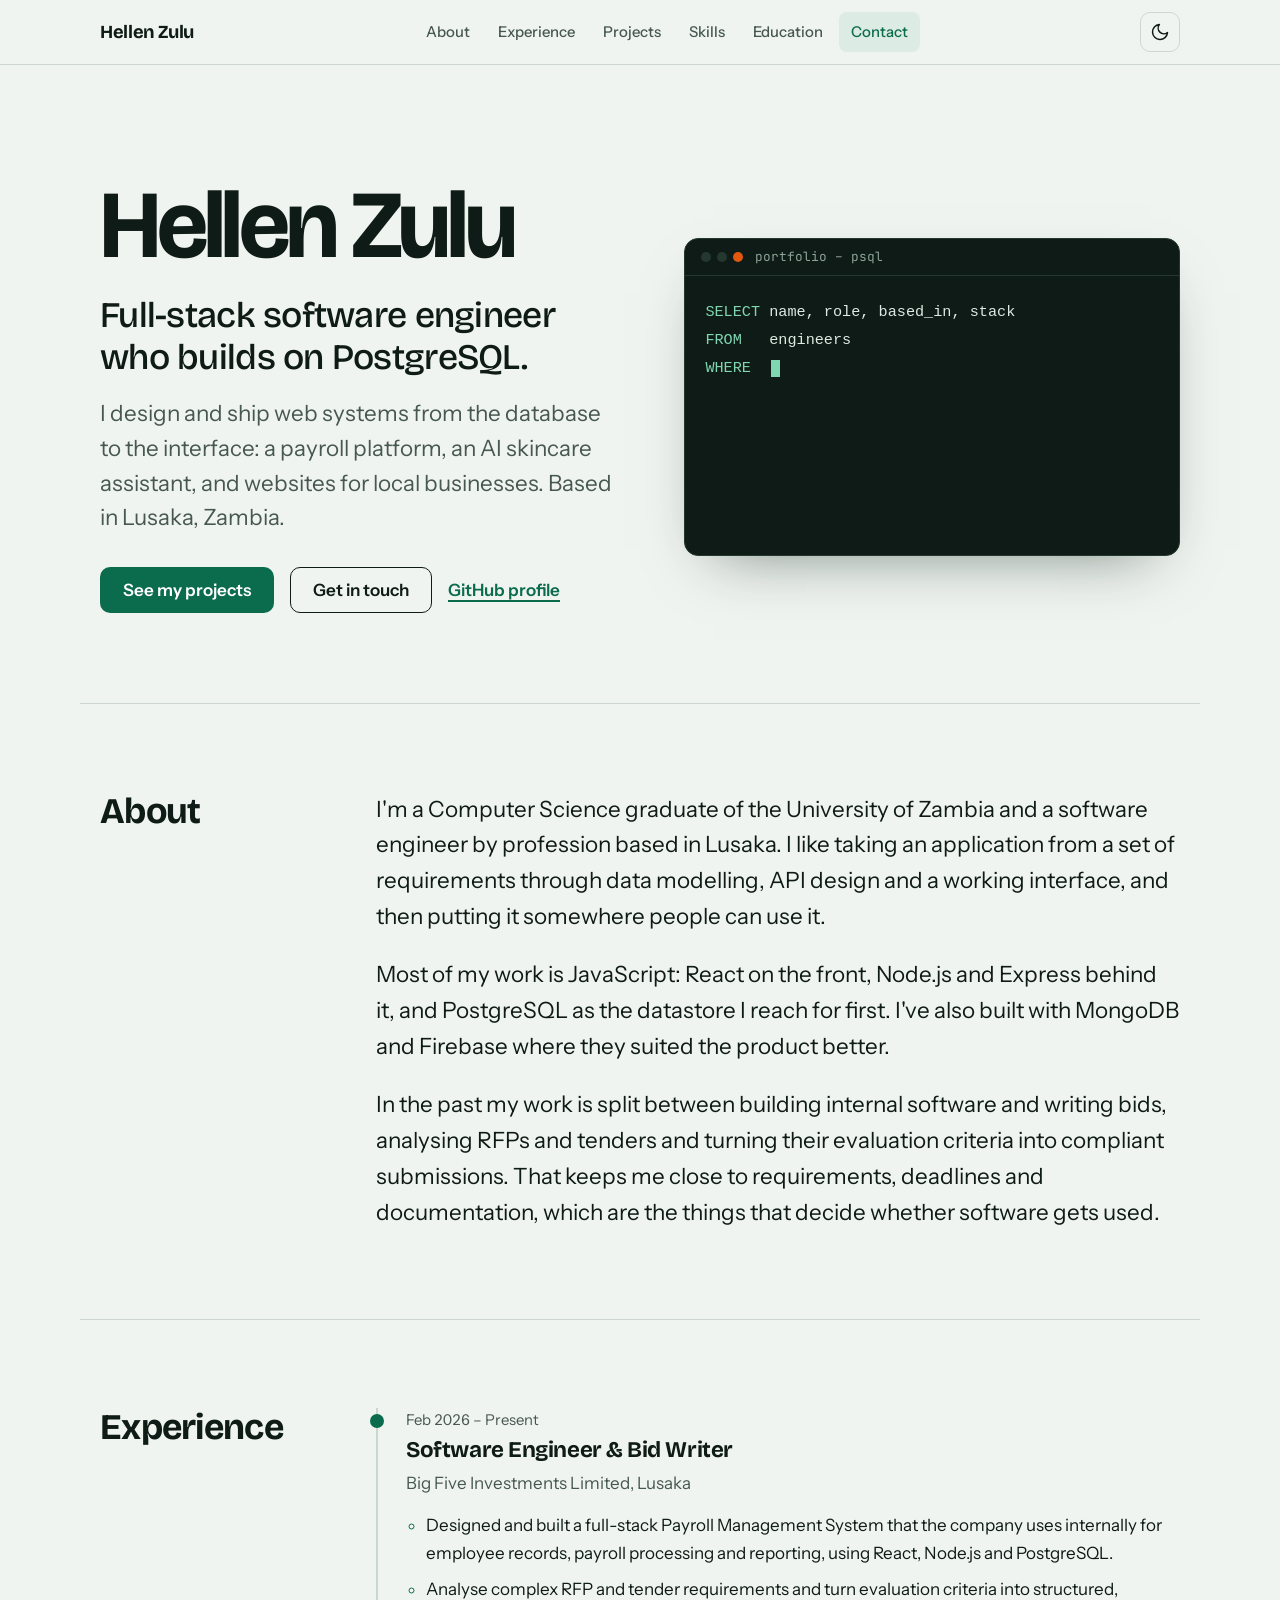
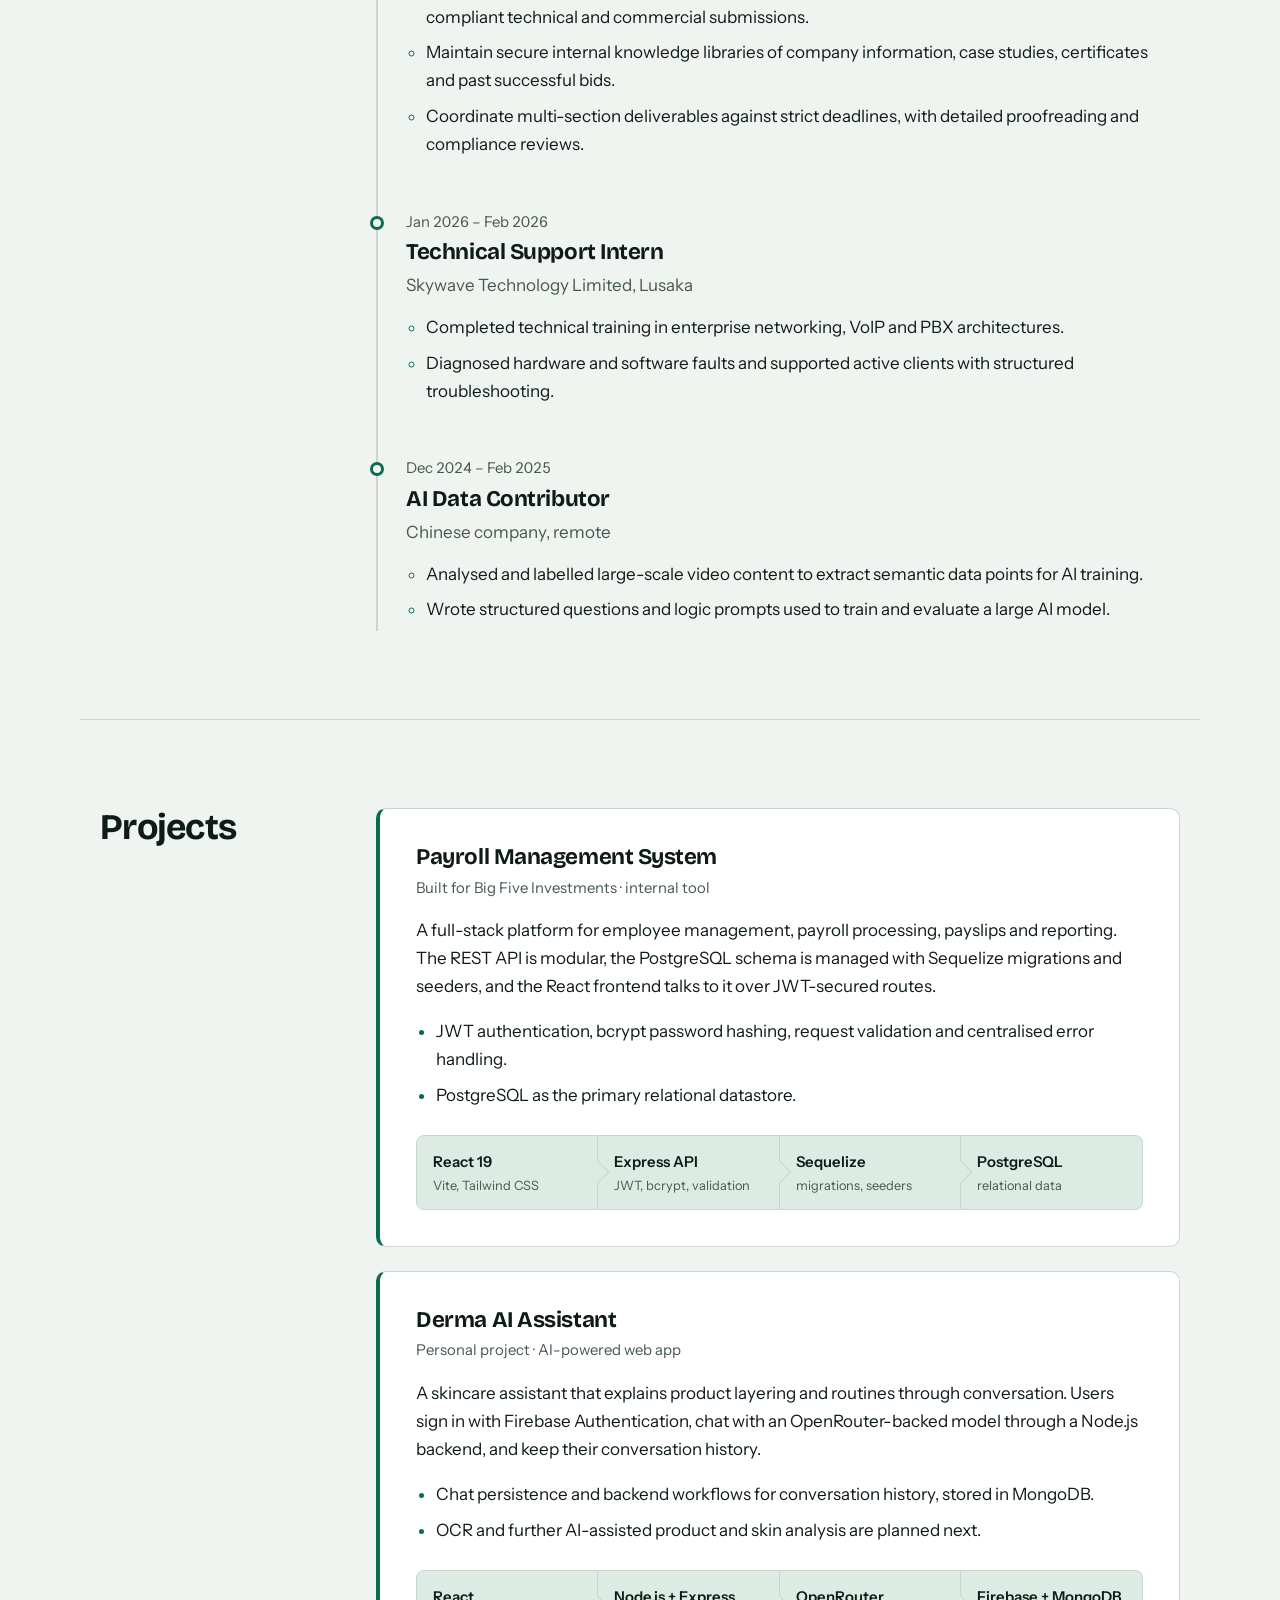
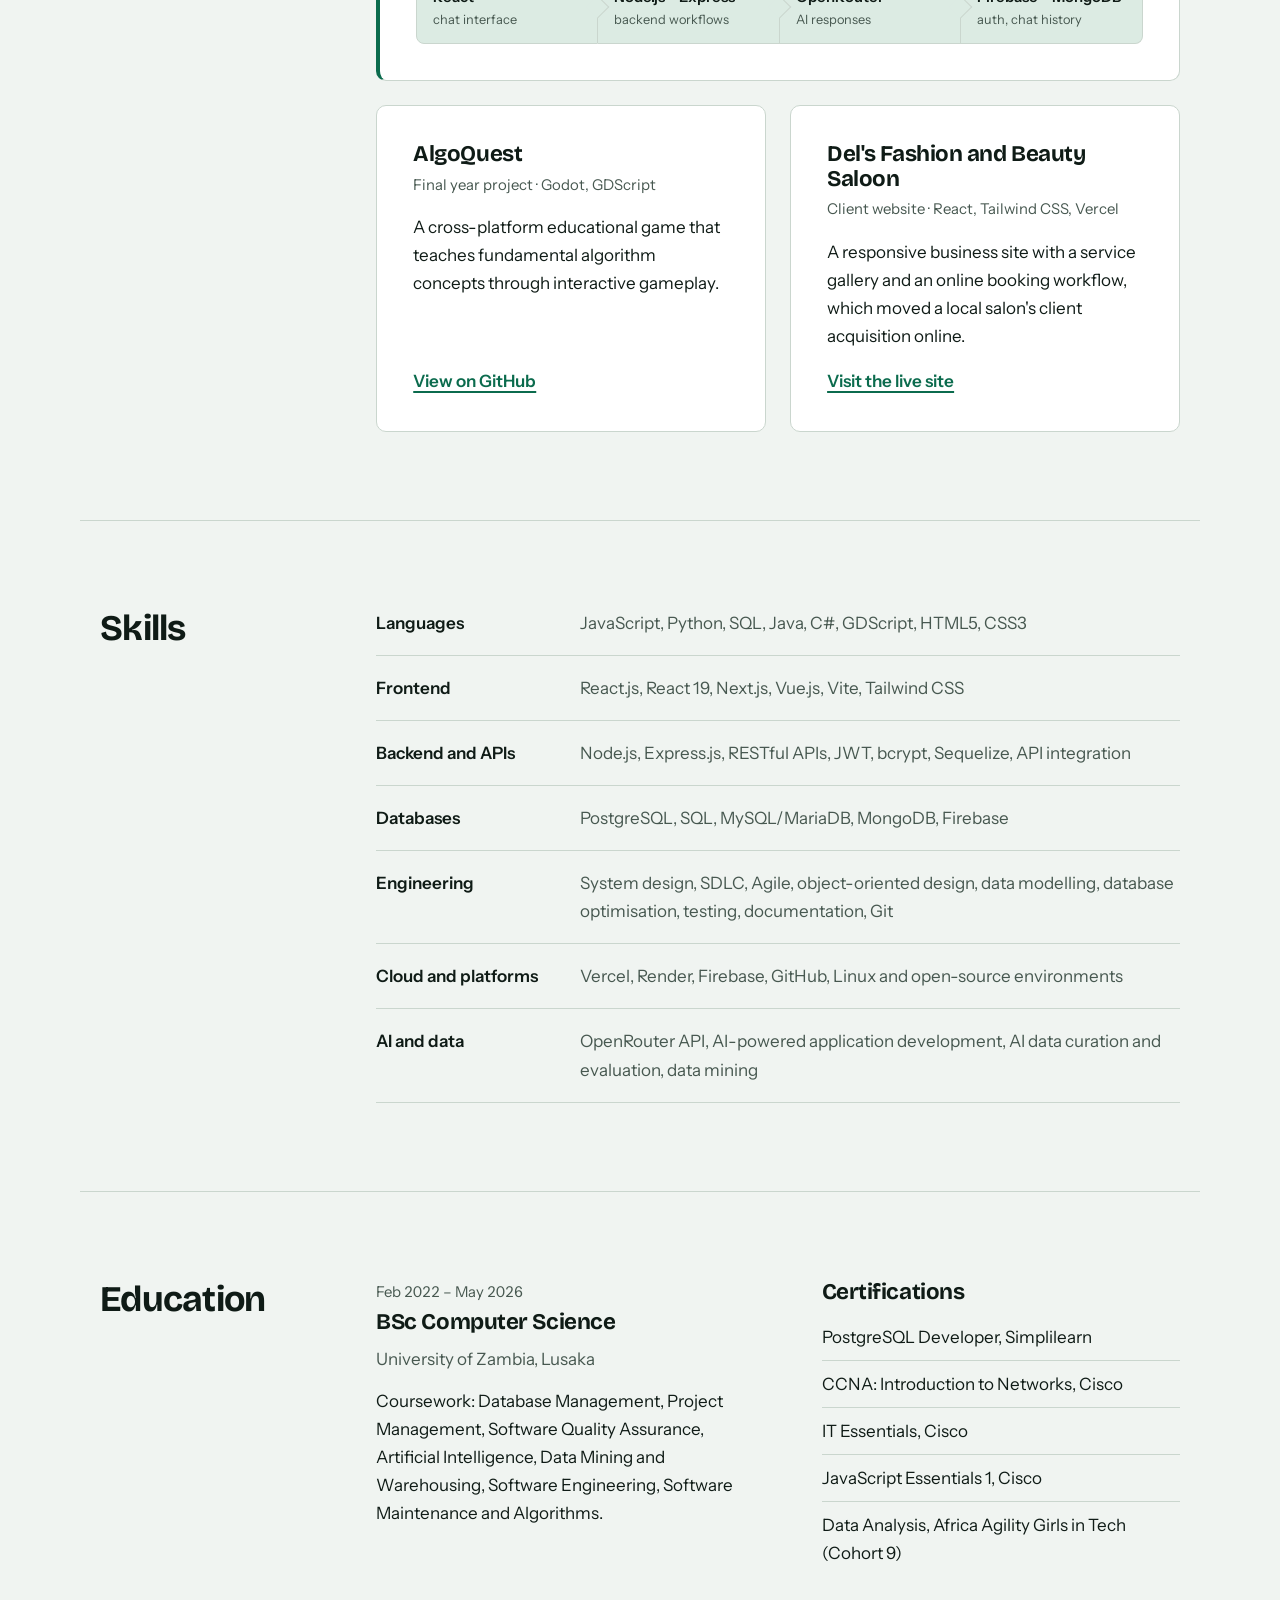
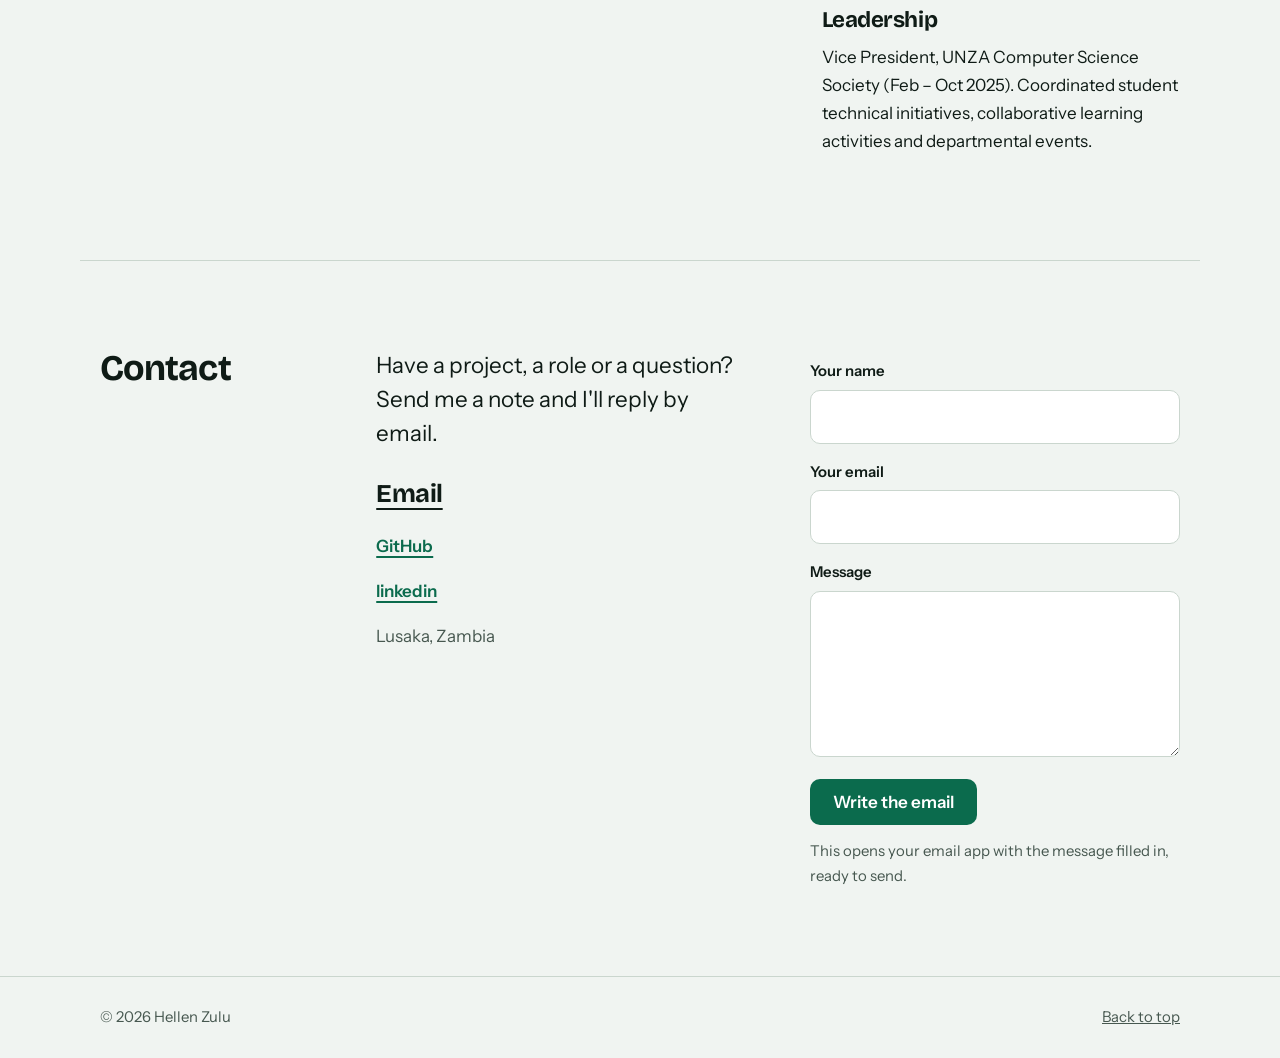
<file: index.html>
<!doctype html>
<html lang="en">
<head>
  <meta charset="utf-8">
  <meta name="viewport" content="width=device-width, initial-scale=1">
  <title>Hellen Zulu – Full-stack Software Engineer</title>
  <meta name="description" content="Hellen Zulu is a full-stack software engineer in Lusaka, Zambia, building React, Node.js and PostgreSQL systems, from payroll platforms to AI assistants.">
  <meta name="author" content="Hellen Zulu">
  <meta name="theme-color" content="#0B6B4D">
  <meta property="og:type" content="website">
  <meta property="og:title" content="Hellen Zulu – Full-stack Software Engineer">
  <meta property="og:description" content="Full-stack engineer in Lusaka, Zambia. React, Node.js and PostgreSQL, from database to interface.">
  <meta name="twitter:card" content="summary">
  <link rel="icon" href="assets/favicon.svg" type="image/svg+xml">
  <link rel="preconnect" href="https://fonts.googleapis.com">
  <link rel="preconnect" href="https://fonts.gstatic.com" crossorigin>
  <link href="https://fonts.googleapis.com/css2?family=Bricolage+Grotesque:opsz,wght@12..96,500;12..96,700&family=Instrument+Sans:wght@400;500;600&family=JetBrains+Mono:wght@400;500&display=swap" rel="stylesheet">
  <link rel="stylesheet" href="css/styles.css">
  <script>
    /* Set the theme before first paint to avoid a flash. */
    (function () {
      try {
        var saved = localStorage.getItem("theme");
        if (saved === "dark" || saved === "light") document.documentElement.setAttribute("data-theme", saved);
      } catch (e) {}
    })();
  </script>
  <script type="application/ld+json">
  {
    "@context": "https://schema.org",
    "@type": "Person",
    "name": "Hellen Zulu",
    "jobTitle": "Software Engineer",
    "worksFor": { "@type": "Organization", "name": "Big Five Investments Limited" },
    "alumniOf": { "@type": "CollegeOrUniversity", "name": "University of Zambia" },
    "address": { "@type": "PostalAddress", "addressLocality": "Lusaka", "addressCountry": "ZM" },
    "email": "mailto:hellenzulu004@gmail.com",
    "sameAs": ["https://github.com/hellen004"],
    "knowsAbout": ["React", "Node.js", "Express", "PostgreSQL", "REST APIs", "System design"]
  }
  </script>
</head>
<body>
  <a class="skip" href="#main">Skip to content</a>

  <header class="site-header" id="top">
    <div class="wrap bar">
      <a class="brand" href="#top" aria-label="Hellen Zulu, back to top">Hellen Zulu</a>
      <nav class="nav" id="nav" aria-label="Main">
        <a href="#about">About</a>
        <a href="#experience">Experience</a>
        <a href="#projects">Projects</a>
        <a href="#skills">Skills</a>
        <a href="#education">Education</a>
        <a href="#contact">Contact</a>
      </nav>
      <div class="bar-actions">
        <button class="icon-btn" id="theme-toggle" type="button" aria-label="Switch to dark theme">
          <svg class="i-moon" viewBox="0 0 24 24" width="20" height="20" fill="none" stroke="currentColor" stroke-width="1.8" stroke-linecap="round" stroke-linejoin="round" aria-hidden="true"><path d="M21 12.8A9 9 0 1 1 11.2 3a7 7 0 0 0 9.8 9.8z"/></svg>
          <svg class="i-sun" viewBox="0 0 24 24" width="20" height="20" fill="none" stroke="currentColor" stroke-width="1.8" stroke-linecap="round" stroke-linejoin="round" aria-hidden="true"><circle cx="12" cy="12" r="4"/><path d="M12 2v2M12 20v2M4.9 4.9l1.4 1.4M17.7 17.7l1.4 1.4M2 12h2M20 12h2M4.9 19.1l1.4-1.4M17.7 6.3l1.4-1.4"/></svg>
        </button>
        <button class="icon-btn menu-btn" id="menu-toggle" type="button" aria-label="Open menu" aria-expanded="false" aria-controls="nav">
          <svg viewBox="0 0 24 24" width="22" height="22" fill="none" stroke="currentColor" stroke-width="1.8" stroke-linecap="round" aria-hidden="true"><path d="M4 7h16M4 12h16M4 17h16"/></svg>
        </button>
      </div>
    </div>
  </header>

  <main id="main">
    <!-- Hero -->
    <section class="hero wrap" aria-labelledby="hero-title">
      <div class="hero-copy">
        <h1 id="hero-title">Hellen Zulu</h1>
        <p class="hero-role">Full-stack software engineer who builds on PostgreSQL.</p>
        <p class="hero-lede">I design and ship web systems from the database to the interface: a payroll platform, an AI skincare assistant, and websites for local businesses. Based in Lusaka, Zambia.</p>
        <div class="hero-actions">
          <a class="btn btn-primary" href="#projects">See my projects</a>
          <a class="btn btn-ghost" href="#contact">Get in touch</a>
          <a class="text-link" href="https://github.com/hellen004" rel="noopener" target="_blank">GitHub profile</a>
        </div>
      </div>

      <figure class="query" aria-label="A SQL query that returns Hellen Zulu's details">
        <div class="query-top">
          <span class="dots" aria-hidden="true"><i></i><i></i><i></i></span>
          <span class="query-title">portfolio – psql</span>
        </div>
        <pre class="query-code"><code id="query-code"><span class="k">SELECT</span> name, role, based_in, stack
<span class="k">FROM</span>   engineers
<span class="k">WHERE</span>  name = <span class="s">'Hellen Zulu'</span>;</code></pre>
        <div class="query-result" id="query-result">
          <table>
            <thead><tr><th>name</th><th>role</th><th>based_in</th><th>stack</th></tr></thead>
            <tbody><tr><td>Hellen Zulu</td><td>Software Engineer</td><td>Lusaka, ZM</td><td>React, Node.js, PostgreSQL</td></tr></tbody>
          </table>
          <p class="rowcount">(1 row)</p>
        </div>
      </figure>
    </section>

    <!-- About -->
    <section class="section wrap" id="about" aria-labelledby="about-title">
      <h2 id="about-title">About</h2>
      <div class="section-body prose">
        <p>I'm a Computer Science graduate of the University of Zambia and a software engineer by profession based in Lusaka. I like taking an application from a set of requirements through data modelling, API design and a working interface, and then putting it somewhere people can use it.</p>
        <p>Most of my work is JavaScript: React on the front, Node.js and Express behind it, and PostgreSQL as the datastore I reach for first. I've also built with MongoDB and Firebase where they suited the product better.</p>
        <p>In the past my work is split between building internal software and writing bids, analysing RFPs and tenders and turning their evaluation criteria into compliant submissions. That keeps me close to requirements, deadlines and documentation, which are the things that decide whether software gets used.</p>
      </div>
    </section>

    <!-- Experience -->
    <section class="section wrap" id="experience" aria-labelledby="experience-title">
      <h2 id="experience-title">Experience</h2>
      <ol class="section-body timeline">
        <li>
          <div class="when">Feb 2026 – Present</div>
          <h3>Software Engineer &amp; Bid Writer</h3>
          <p class="where">Big Five Investments Limited, Lusaka</p>
          <ul>
            <li>Designed and built a full-stack Payroll Management System that the company uses internally for employee records, payroll processing and reporting, using React, Node.js and PostgreSQL.</li>
            <li>Analyse complex RFP and tender requirements and turn evaluation criteria into structured, compliant technical and commercial submissions.</li>
            <li>Maintain secure internal knowledge libraries of company information, case studies, certificates and past successful bids.</li>
            <li>Coordinate multi-section deliverables against strict deadlines, with detailed proofreading and compliance reviews.</li>
          </ul>
        </li>
        <li>
          <div class="when">Jan 2026 – Feb 2026</div>
          <h3>Technical Support Intern</h3>
          <p class="where">Skywave Technology Limited, Lusaka</p>
          <ul>
            <li>Completed technical training in enterprise networking, VoIP and PBX architectures.</li>
            <li>Diagnosed hardware and software faults and supported active clients with structured troubleshooting.</li>
          </ul>
        </li>
        <li>
          <div class="when">Dec 2024 – Feb 2025</div>
          <h3>AI Data Contributor</h3>
          <p class="where">Chinese company, remote</p>
          <ul>
            <li>Analysed and labelled large-scale video content to extract semantic data points for AI training.</li>
            <li>Wrote structured questions and logic prompts used to train and evaluate a large AI model.</li>
          </ul>
        </li>
      </ol>
    </section>

    <!-- Projects -->
    <section class="section wrap" id="projects" aria-labelledby="projects-title">
      <h2 id="projects-title">Projects</h2>
      <div class="section-body projects">

        <article class="project project-lead">
          <h3>Payroll Management System</h3>
          <p class="project-meta">Built for Big Five Investments · internal tool</p>
          <p>A full-stack platform for employee management, payroll processing, payslips and reporting. The REST API is modular, the PostgreSQL schema is managed with Sequelize migrations and seeders, and the React frontend talks to it over JWT-secured routes.</p>
          <ul>
            <li>JWT authentication, bcrypt password hashing, request validation and centralised error handling.</li>
            <li>PostgreSQL as the primary relational datastore.</li>
          </ul>
          <ol class="flow" aria-label="Architecture: React 19 with Vite and Tailwind, to Express REST API, to Sequelize, to PostgreSQL">
            <li><b>React 19</b><span>Vite, Tailwind CSS</span></li>
            <li><b>Express API</b><span>JWT, bcrypt, validation</span></li>
            <li><b>Sequelize</b><span>migrations, seeders</span></li>
            <li><b>PostgreSQL</b><span>relational data</span></li>
          </ol>
        </article>

        <article class="project project-lead">
          <h3>Derma AI Assistant</h3>
          <p class="project-meta">Personal project · AI-powered web app</p>
          <p>A skincare assistant that explains product layering and routines through conversation. Users sign in with Firebase Authentication, chat with an OpenRouter-backed model through a Node.js backend, and keep their conversation history.</p>
          <ul>
            <li>Chat persistence and backend workflows for conversation history, stored in MongoDB.</li>
            <li>OCR and further AI-assisted product and skin analysis are planned next.</li>
          </ul>
          <ol class="flow" aria-label="Architecture: React, to Node.js and Express, to OpenRouter, Firebase Authentication and MongoDB">
            <li><b>React</b><span>chat interface</span></li>
            <li><b>Node.js + Express</b><span>backend workflows</span></li>
            <li><b>OpenRouter</b><span>AI responses</span></li>
            <li><b>Firebase + MongoDB</b><span>auth, chat history</span></li>
          </ol>
        </article>

        <div class="project-pair">
          <article class="project">
            <h3>AlgoQuest</h3>
            <p class="project-meta">Final year project · Godot, GDScript</p>
            <p>A cross-platform educational game that teaches fundamental algorithm concepts through interactive gameplay.</p>
            <a class="text-link" href="https://github.com/hellen004/AlgoQuest" rel="noopener" target="_blank">View on GitHub</a>
          </article>
          <article class="project">
            <h3>Del's Fashion and Beauty Saloon</h3>
            <p class="project-meta">Client website · React, Tailwind CSS, Vercel</p>
            <p>A responsive business site with a service gallery and an online booking workflow, which moved a local salon's client acquisition online.</p>
            <a class="text-link" href="https://dels-fasion-and-beauty.vercel.app/" rel="noopener" target="_blank">Visit the live site</a>
          </article>
        </div>
      </div>
    </section>

    <!-- Skills -->
    <section class="section wrap" id="skills" aria-labelledby="skills-title">
      <h2 id="skills-title">Skills</h2>
      <dl class="section-body skills">
        <div><dt>Languages</dt><dd>JavaScript, Python, SQL, Java, C#, GDScript, HTML5, CSS3</dd></div>
        <div><dt>Frontend</dt><dd>React.js, React 19, Next.js, Vue.js, Vite, Tailwind CSS</dd></div>
        <div><dt>Backend and APIs</dt><dd>Node.js, Express.js, RESTful APIs, JWT, bcrypt, Sequelize, API integration</dd></div>
        <div><dt>Databases</dt><dd>PostgreSQL, SQL, MySQL/MariaDB, MongoDB, Firebase</dd></div>
        <div><dt>Engineering</dt><dd>System design, SDLC, Agile, object-oriented design, data modelling, database optimisation, testing, documentation, Git</dd></div>
        <div><dt>Cloud and platforms</dt><dd>Vercel, Render, Firebase, GitHub, Linux and open-source environments</dd></div>
        <div><dt>AI and data</dt><dd>OpenRouter API, AI-powered application development, AI data curation and evaluation, data mining</dd></div>
      </dl>
    </section>

    <!-- Education -->
    <section class="section wrap" id="education" aria-labelledby="education-title">
      <h2 id="education-title">Education</h2>
      <div class="section-body edu">
        <div class="edu-main">
          <div class="when">Feb 2022 – May 2026</div>
          <h3>BSc Computer Science</h3>
          <p class="where">University of Zambia, Lusaka</p>
          <p>Coursework: Database Management, Project Management, Software Quality Assurance, Artificial Intelligence, Data Mining and Warehousing, Software Engineering, Software Maintenance and Algorithms.</p>
        </div>
        <div class="edu-side">
          <h3>Certifications</h3>
          <ul class="plain">
            <li>PostgreSQL Developer, Simplilearn</li>
            <li>CCNA: Introduction to Networks, Cisco</li>
            <li>IT Essentials, Cisco</li>
            <li>JavaScript Essentials 1, Cisco</li>
            <li>Data Analysis, Africa Agility Girls in Tech (Cohort 9)</li>
          </ul>
          <h3>Leadership</h3>
          <p>Vice President, UNZA Computer Science Society (Feb – Oct 2025). Coordinated student technical initiatives, collaborative learning activities and departmental events.</p>
        </div>
      </div>
    </section>

    <!-- Contact -->
    <section class="section wrap" id="contact" aria-labelledby="contact-title">
      <h2 id="contact-title">Contact</h2>
      <div class="section-body contact">
        <div class="contact-copy">
          <p class="contact-lead">Have a project, a role or a question? Send me a note and I'll reply by email.</p>
          <p><a class="big-link" href="mailto:hellenzulu004@gmail.com">Email</a></p>
          <p><a class="text-link" href="https://github.com/hellen004" rel="noopener" target="_blank">GitHub</a></p>
          <p><a class="text-link" href="www.linkedin.com/in/hellen-zulu-9a6a83234" rel="noopener" target="_blank">linkedin</a></p>
          <p class="muted">Lusaka, Zambia</p>
        </div>
        <form class="form" id="contact-form" action="mailto:hellenzulu004@gmail.com" method="post" enctype="text/plain">
          <label for="f-name">Your name</label>
          <input id="f-name" name="name" type="text" autocomplete="name" required>
          <label for="f-email">Your email</label>
          <input id="f-email" name="email" type="email" autocomplete="email" required>
          <label for="f-message">Message</label>
          <textarea id="f-message" name="message" rows="5" required></textarea>
          <button class="btn btn-primary" type="submit">Write the email</button>
          <p class="form-note" id="form-note">This opens your email app with the message filled in, ready to send.</p>
        </form>
      </div>
    </section>
  </main>

  <footer class="site-footer">
    <div class="wrap foot">
      <p>© <span id="year">2026</span> Hellen Zulu</p>
      <p><a href="#top">Back to top</a></p>
    </div>
  </footer>

  <script src="js/main.js"></script>
</body>
</html>
</file>
<file: css/styles.css>
/* Hellen Zulu – portfolio
   Palette is drawn from malachite, the copper-ore green of Zambia's Copperbelt. */

:root {
  --bg: #F0F4F1;
  --surface: #FFFFFF;
  --ink: #0F1B16;
  --muted: #475850;
  --line: #CAD6CE;
  --accent: #0B6B4D;
  --accent-ink: #FFFFFF;
  --accent-soft: #DCEBE3;
  --flag: #E4570E;

  --panel: #0F1B16;
  --panel-line: #243830;
  --panel-ink: #DDE9E2;
  --panel-dim: #8CA397;
  --panel-key: #7FD6B0;
  --panel-str: #F2A56F;

  --font-display: "Bricolage Grotesque", "Segoe UI", system-ui, sans-serif;
  --font-body: "Instrument Sans", "Segoe UI", system-ui, -apple-system, sans-serif;
  --font-mono: "JetBrains Mono", ui-monospace, "SF Mono", Menlo, Consolas, monospace;

  --step--1: clamp(0.875rem, 0.85rem + 0.1vw, 0.9375rem);
  --step-0: clamp(1rem, 0.97rem + 0.15vw, 1.0625rem);
  --step-1: clamp(1.2rem, 1.1rem + 0.5vw, 1.4rem);
  --step-2: clamp(1.6rem, 1.3rem + 1.3vw, 2.25rem);
  --step-4: clamp(3rem, 1.8rem + 6vw, 6rem);

  --gutter: 20px;
  --max: 1120px;
  --radius: 10px;
}

:root[data-theme="dark"] {
  --bg: #0C1411;
  --surface: #131E19;
  --ink: #E8F0EB;
  --muted: #9CB1A5;
  --line: #26382F;
  --accent: #5CC49B;
  --accent-ink: #072A1E;
  --accent-soft: #17302A;
  --panel: #070D0A;
}

@media (prefers-color-scheme: dark) {
  :root:not([data-theme="light"]) {
    --bg: #0C1411;
    --surface: #131E19;
    --ink: #E8F0EB;
    --muted: #9CB1A5;
    --line: #26382F;
    --accent: #5CC49B;
    --accent-ink: #072A1E;
    --accent-soft: #17302A;
    --panel: #070D0A;
  }
}

*, *::before, *::after { box-sizing: border-box; }

html { scroll-behavior: smooth; scroll-padding-top: 84px; -webkit-text-size-adjust: 100%; }

body {
  margin: 0;
  background: var(--bg);
  color: var(--ink);
  font-family: var(--font-body);
  font-size: var(--step-0);
  line-height: 1.65;
  -webkit-font-smoothing: antialiased;
}

img, svg { max-width: 100%; }

a { color: inherit; }

h1, h2, h3 { font-family: var(--font-display); line-height: 1.1; margin: 0; letter-spacing: -0.02em; }

p { margin: 0 0 1em; }

:focus-visible { outline: 3px solid var(--accent); outline-offset: 3px; border-radius: 4px; }

.wrap { width: 100%; max-width: var(--max); margin-inline: auto; padding-inline: var(--gutter); }

.skip {
  position: absolute; left: 12px; top: -60px; z-index: 100;
  background: var(--accent); color: var(--accent-ink);
  padding: 10px 16px; border-radius: 6px; text-decoration: none; font-weight: 600;
}
.skip:focus { top: 12px; }

/* Header */
.site-header {
  position: sticky; top: 0; z-index: 50;
  background: color-mix(in srgb, var(--bg) 88%, transparent);
  backdrop-filter: blur(10px);
  -webkit-backdrop-filter: blur(10px);
  border-bottom: 1px solid var(--line);
}
.bar { display: flex; align-items: center; justify-content: space-between; gap: 16px; min-height: 64px; }
.brand { font-family: var(--font-display); font-weight: 700; font-size: 1.15rem; letter-spacing: -0.02em; text-decoration: none; }
.nav { display: flex; gap: 4px; }
.nav a {
  text-decoration: none; padding: 8px 12px; border-radius: 8px;
  font-size: var(--step--1); font-weight: 500; color: var(--muted);
  transition: color .15s, background-color .15s;
}
.nav a:hover { color: var(--ink); background: var(--accent-soft); }
.nav a[aria-current="true"] { color: var(--accent); background: var(--accent-soft); }
.bar-actions { display: flex; gap: 6px; }
.icon-btn {
  display: inline-grid; place-items: center; width: 40px; height: 40px;
  background: transparent; color: var(--ink); border: 1px solid var(--line);
  border-radius: 10px; cursor: pointer;
  transition: background-color .15s, border-color .15s;
}
.icon-btn:hover { background: var(--accent-soft); border-color: var(--accent); }
.menu-btn { display: none; }
.i-sun { display: none; }
:root[data-theme="dark"] .i-sun { display: block; }
:root[data-theme="dark"] .i-moon { display: none; }
@media (prefers-color-scheme: dark) {
  :root:not([data-theme="light"]) .i-sun { display: block; }
  :root:not([data-theme="light"]) .i-moon { display: none; }
}

/* Hero */
.hero {
  display: grid; grid-template-columns: minmax(0, 1.05fr) minmax(0, 1fr);
  gap: clamp(32px, 5vw, 72px); align-items: center;
  padding-block: clamp(56px, 9vw, 120px) clamp(48px, 7vw, 96px);
}
.hero h1 { font-size: var(--step-4); font-weight: 700; letter-spacing: -0.04em; line-height: 0.95; }
.hero-role { font-family: var(--font-display); font-size: var(--step-2); font-weight: 500; line-height: 1.15; letter-spacing: -0.02em; margin: 24px 0 18px; max-width: 18em; }
.hero-lede { color: var(--muted); max-width: 34em; font-size: var(--step-1); line-height: 1.55; }
.hero-actions { display: flex; flex-wrap: wrap; align-items: center; gap: 12px 16px; margin-top: 32px; }

.btn {
  display: inline-flex; align-items: center; justify-content: center;
  min-height: 46px; padding: 0 22px; border-radius: 10px;
  font: 600 var(--step-0)/1 var(--font-body); text-decoration: none; cursor: pointer;
  border: 1.5px solid transparent;
  transition: background-color .15s, border-color .15s, color .15s;
}
.btn-primary { background: var(--accent); color: var(--accent-ink); }
.btn-primary:hover { background: color-mix(in srgb, var(--accent) 85%, var(--ink)); }
.btn-ghost { border-color: var(--ink); color: var(--ink); background: transparent; }
.btn-ghost:hover { background: var(--ink); color: var(--bg); }

.text-link {
  color: var(--accent); font-weight: 600; text-decoration: underline;
  text-underline-offset: 4px; text-decoration-thickness: 1.5px;
}
.text-link:hover { text-decoration-thickness: 3px; }

/* The query panel: the one memorable element */
.query {
  margin: 0; background: var(--panel); color: var(--panel-ink);
  border: 1px solid var(--panel-line); border-radius: 14px; overflow: hidden;
  box-shadow: 0 24px 60px -30px rgba(7, 30, 20, 0.55);
}
.query-top { display: flex; align-items: center; gap: 12px; padding: 12px 16px; border-bottom: 1px solid var(--panel-line); }
.dots { display: inline-flex; gap: 6px; }
.dots i { width: 10px; height: 10px; border-radius: 50%; background: var(--panel-line); display: block; }
.dots i:last-child { background: var(--flag); }
.query-title { font: 400 0.8rem/1 var(--font-mono); color: var(--panel-dim); }
.query-code {
  margin: 0; padding: 22px 20px 18px; min-height: 7.6em;
  font: 400 clamp(0.8rem, 0.74rem + 0.3vw, 0.95rem)/1.75 var(--font-mono);
  overflow-x: auto; white-space: pre;
}
.query-code .k { color: var(--panel-key); font-weight: 500; }
.query-code .s { color: var(--panel-str); }
.caret { display: inline-block; width: 0.55em; height: 1.1em; background: var(--panel-key); vertical-align: text-bottom; margin-left: 2px; animation: blink 1s steps(1) infinite; }
@keyframes blink { 50% { opacity: 0; } }

.query-result { padding: 0 20px 20px; transition: opacity .5s ease, transform .5s ease; }
.js .query-result { opacity: 0; transform: translateY(6px); }
.js .query-result.show { opacity: 1; transform: none; }
.query-result table { width: 100%; border-collapse: collapse; font: 400 clamp(0.74rem, 0.7rem + 0.2vw, 0.85rem)/1.5 var(--font-mono); }
.query-result th, .query-result td { text-align: left; padding: 8px 14px 8px 0; vertical-align: top; }
.query-result th:not(:last-child), .query-result td:not(:last-child) { white-space: nowrap; }
.query-result th:last-child, .query-result td:last-child { padding-right: 0; }
@media (max-width: 480px) {
  .query-result { overflow-x: auto; }
  .query-result th:last-child, .query-result td:last-child { white-space: nowrap; }
}
.query-result th { color: var(--panel-dim); font-weight: 400; border-bottom: 1px solid var(--panel-line); }
.query-result td { color: var(--panel-ink); }
.rowcount { margin: 8px 0 0; font: 400 0.8rem/1 var(--font-mono); color: var(--panel-dim); }

/* Sections */
.section {
  display: grid; grid-template-columns: minmax(150px, 0.28fr) minmax(0, 1fr);
  gap: clamp(20px, 4vw, 64px);
  padding-block: clamp(48px, 7vw, 88px);
  border-top: 1px solid var(--line);
}
.section > h2 { font-size: var(--step-2); font-weight: 700; position: sticky; top: 92px; align-self: start; }
.section-body { min-width: 0; }

.prose p { max-width: 38em; font-size: var(--step-1); line-height: 1.6; }
.prose p:last-child { margin-bottom: 0; }

.when { font-size: var(--step--1); color: var(--muted); font-variant-numeric: tabular-nums; margin-bottom: 6px; }
.where { color: var(--muted); margin: 6px 0 14px; }
h3 { font-size: var(--step-1); font-weight: 700; }

/* Timeline: genuinely sequential, so it earns its line */
.timeline { list-style: none; margin: 0; padding: 0 0 0 28px; border-left: 2px solid var(--line); display: grid; gap: 44px; }
.timeline > li { position: relative; }
.timeline > li::before {
  content: ""; position: absolute; left: -36px; top: 6px; width: 14px; height: 14px;
  border-radius: 50%; background: var(--bg); border: 3px solid var(--accent);
}
.timeline > li:first-child::before { background: var(--accent); }
.timeline ul, .project ul { margin: 0; padding-left: 1.15em; }
.timeline li li, .project li { margin-bottom: 0.45em; max-width: 44em; }
.timeline li li::marker, .project li::marker { color: var(--accent); }

/* Projects */
.projects { display: grid; gap: 24px; }
.project {
  background: var(--surface); border: 1px solid var(--line);
  border-radius: var(--radius); padding: clamp(22px, 3vw, 36px);
}
.project h3 { font-size: var(--step-1); }
.project-meta { color: var(--muted); font-size: var(--step--1); margin: 6px 0 16px; }
.project-lead { border-left: 4px solid var(--accent); }
.project-lead > p:not(.project-meta) { max-width: 44em; }
.project-pair { display: grid; grid-template-columns: 1fr 1fr; gap: 24px; }
.project-pair .project { display: flex; flex-direction: column; }
.project-pair .project .text-link { margin-top: auto; align-self: flex-start; }

.flow {
  list-style: none; margin: 26px 0 0; padding: 0;
  display: grid; grid-template-columns: repeat(4, minmax(0, 1fr)); gap: 0;
}
.flow li {
  position: relative; margin: 0; max-width: none;
  padding: 14px 16px; background: var(--accent-soft);
  border: 1px solid var(--line); border-left-width: 0;
  display: flex; flex-direction: column; gap: 2px;
}
.flow li:first-child { border-left-width: 1px; border-radius: 8px 0 0 8px; }
.flow li:last-child { border-radius: 0 8px 8px 0; }
.flow li:not(:last-child)::after {
  content: ""; position: absolute; right: -9px; top: 50%; width: 16px; height: 16px;
  background: var(--accent-soft); border-top: 1px solid var(--line); border-right: 1px solid var(--line);
  transform: translateY(-50%) rotate(45deg); z-index: 1;
}
.flow b { font-size: var(--step--1); font-weight: 600; }
.flow span { font-size: 0.8rem; color: var(--muted); line-height: 1.4; }

/* Skills */
.skills { margin: 0; }
.skills > div { display: grid; grid-template-columns: minmax(130px, 0.3fr) 1fr; gap: 8px 24px; padding: 18px 0; border-bottom: 1px solid var(--line); }
.skills > div:first-child { padding-top: 0; }
.skills dt { font-weight: 600; }
.skills dd { margin: 0; color: var(--muted); }

/* Education */
.edu { display: grid; grid-template-columns: 1.1fr 1fr; gap: clamp(28px, 4vw, 56px); }
.edu h3 { margin-bottom: 10px; }
.edu-side h3:not(:first-child) { margin-top: 32px; }
.plain { list-style: none; padding: 0; margin: 0; }
.plain li { padding: 9px 0; border-bottom: 1px solid var(--line); }
.plain li:last-child { border-bottom: 0; }

/* Contact */
.contact { display: grid; grid-template-columns: 1fr 1fr; gap: clamp(28px, 5vw, 64px); align-items: start; }
.contact-lead { font-size: var(--step-1); line-height: 1.5; max-width: 22em; }
.big-link { font-family: var(--font-display); font-size: clamp(1.15rem, 0.9rem + 1.2vw, 1.6rem); font-weight: 700; letter-spacing: -0.02em; text-decoration-thickness: 2px; text-underline-offset: 6px; overflow-wrap: anywhere; }
.big-link:hover { color: var(--accent); }
.muted { color: var(--muted); }

.form { display: grid; gap: 6px; }
.form label { font-weight: 600; font-size: var(--step--1); margin-top: 10px; }
.form input, .form textarea {
  width: 100%; font: inherit; color: var(--ink); background: var(--surface);
  border: 1.5px solid var(--line); border-radius: 10px; padding: 12px 14px;
  transition: border-color .15s;
}
.form input:hover, .form textarea:hover { border-color: var(--muted); }
.form input:focus, .form textarea:focus { outline: none; border-color: var(--accent); box-shadow: 0 0 0 3px var(--accent-soft); }
.form textarea { resize: vertical; min-height: 130px; }
.form .btn { margin-top: 16px; justify-self: start; }
.form-note { color: var(--muted); font-size: var(--step--1); margin: 8px 0 0; }

/* Footer */
.site-footer { border-top: 1px solid var(--line); padding-block: 28px; color: var(--muted); font-size: var(--step--1); }
.foot { display: flex; justify-content: space-between; gap: 16px; flex-wrap: wrap; }
.foot p { margin: 0; }
.foot a:hover { color: var(--accent); }

/* Responsive */
@media (max-width: 900px) {
  .hero { grid-template-columns: 1fr; }
  .section { grid-template-columns: 1fr; gap: 24px; }
  .section > h2 { position: static; }
  .edu, .contact { grid-template-columns: 1fr; }
  .flow { grid-template-columns: 1fr 1fr; gap: 10px; }
  .flow li, .flow li:first-child, .flow li:last-child { border-width: 1px; border-radius: 8px; }
  .flow li:not(:last-child)::after { display: none; }
}

@media (max-width: 760px) {
  .menu-btn { display: inline-grid; }
  .nav {
    display: none; position: absolute; left: 0; right: 0; top: 100%;
    flex-direction: column; gap: 0; padding: 8px var(--gutter) 16px;
    background: var(--bg); border-bottom: 1px solid var(--line);
  }
  .nav.open { display: flex; }
  .nav a { padding: 14px 8px; font-size: var(--step-0); border-radius: 0; border-bottom: 1px solid var(--line); }
  .project-pair { grid-template-columns: 1fr; }
  .skills > div { grid-template-columns: 1fr; gap: 4px; }
}

@media (max-width: 480px) {
  .flow { grid-template-columns: 1fr; }
  .btn { width: 100%; }
  .hero-actions .text-link { margin-inline: auto; }
}

@media (prefers-reduced-motion: reduce) {
  html { scroll-behavior: auto; }
  *, *::before, *::after { animation: none !important; transition: none !important; }
}

@media print {
  .site-header, .form, .skip { display: none; }
  body { background: #fff; color: #000; }
  .section { border-color: #999; break-inside: avoid; }
}
</file>
